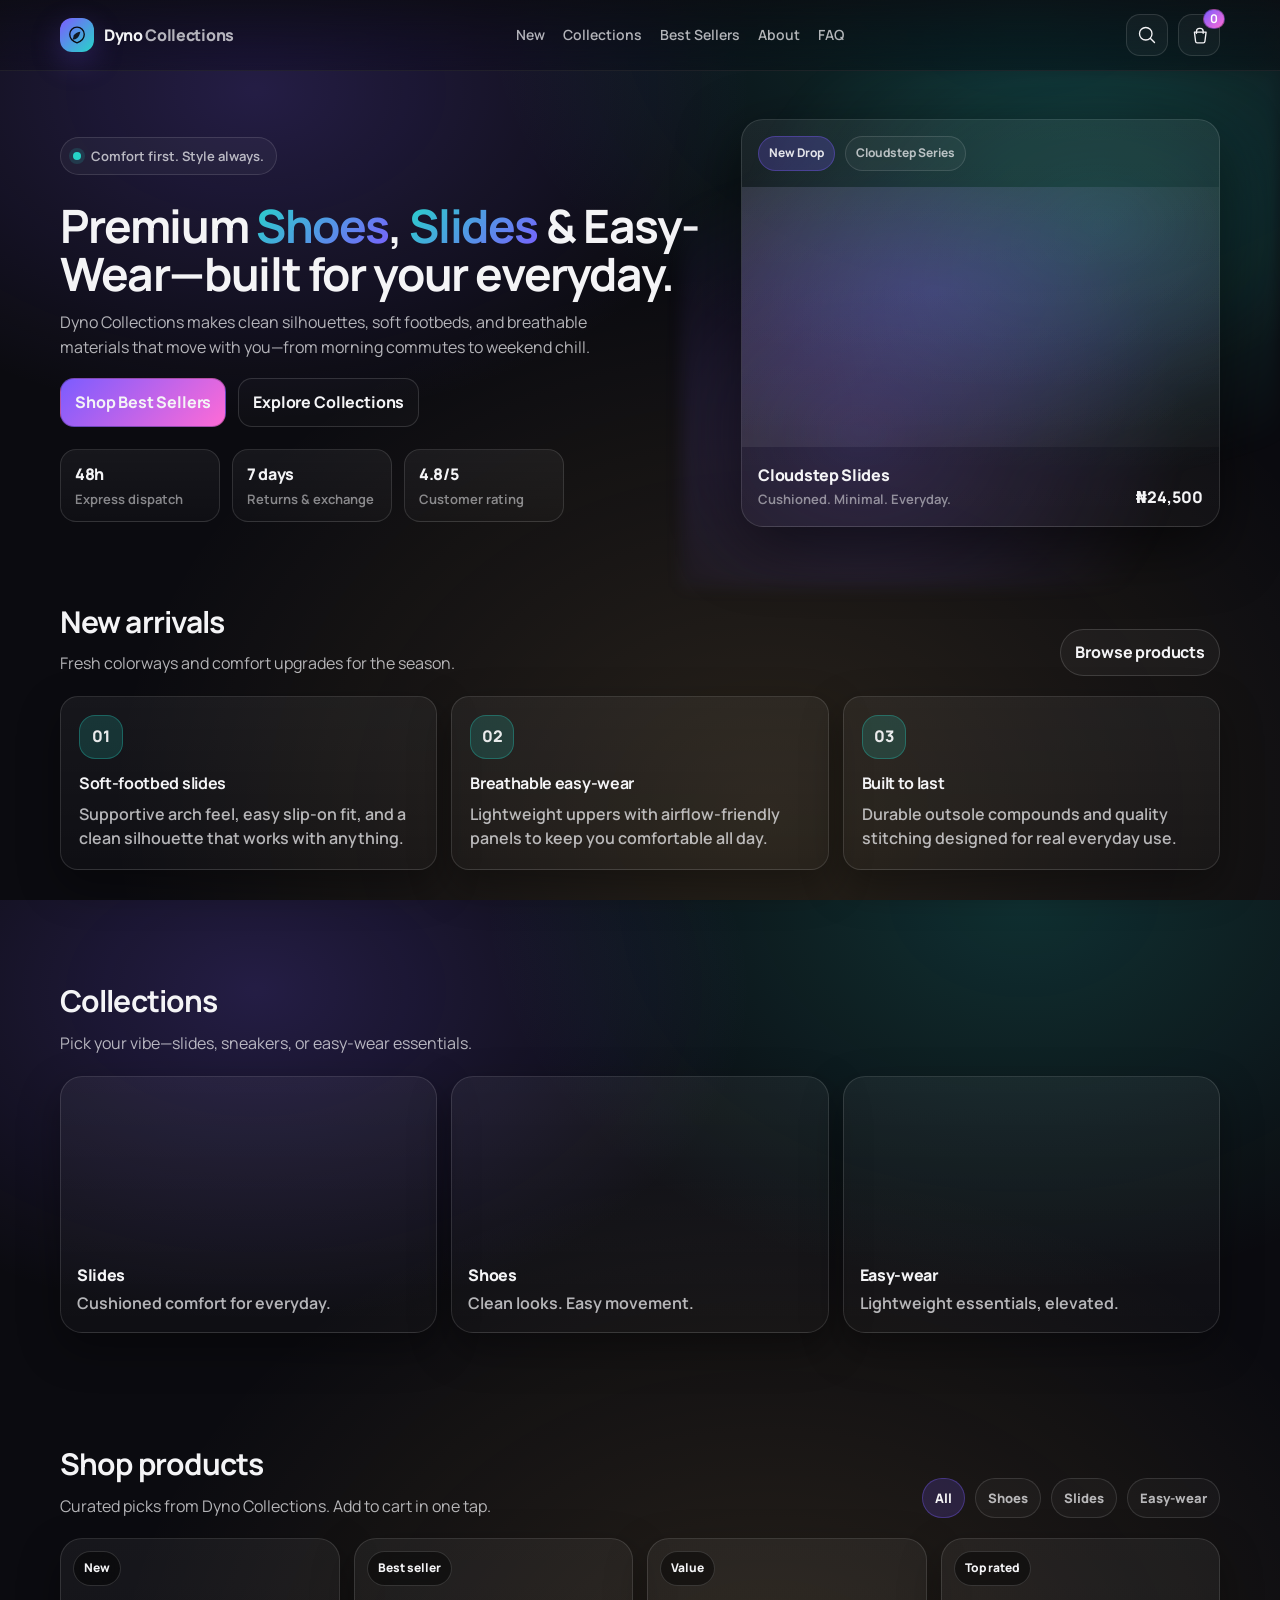
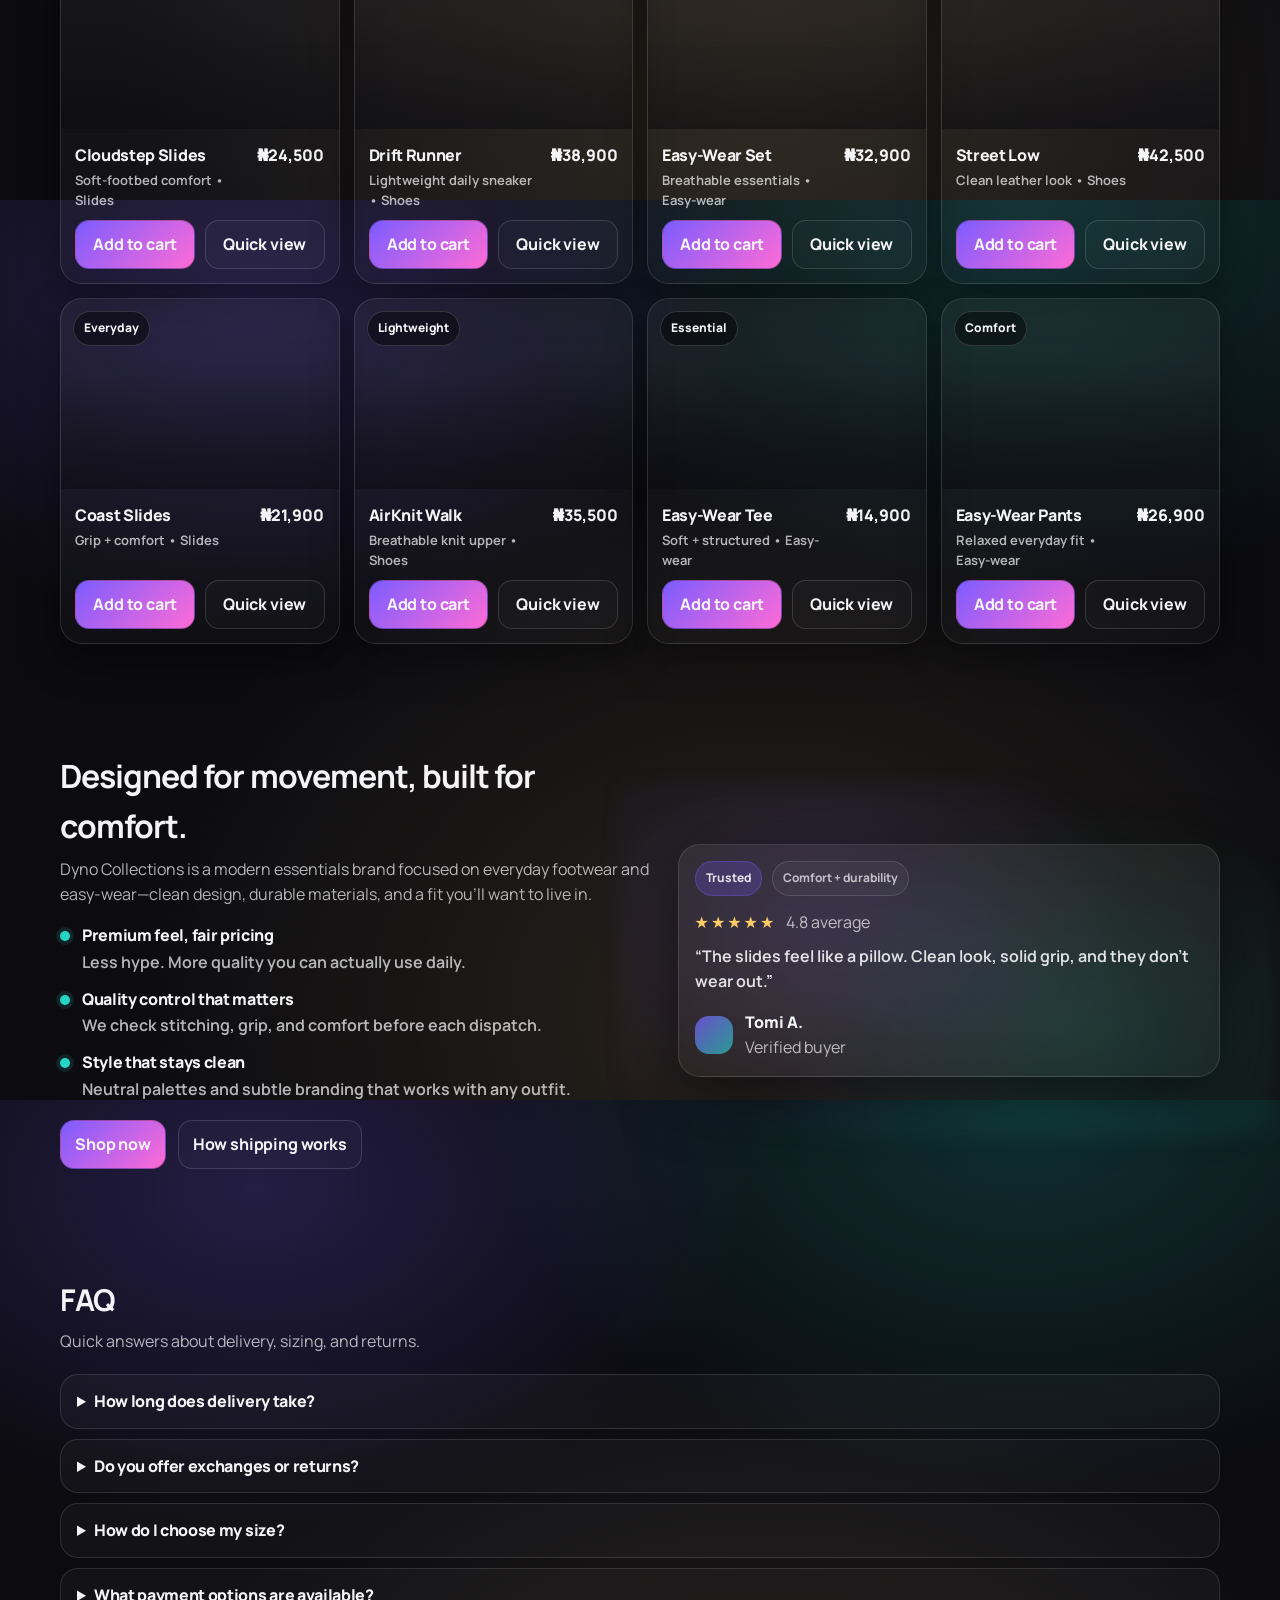
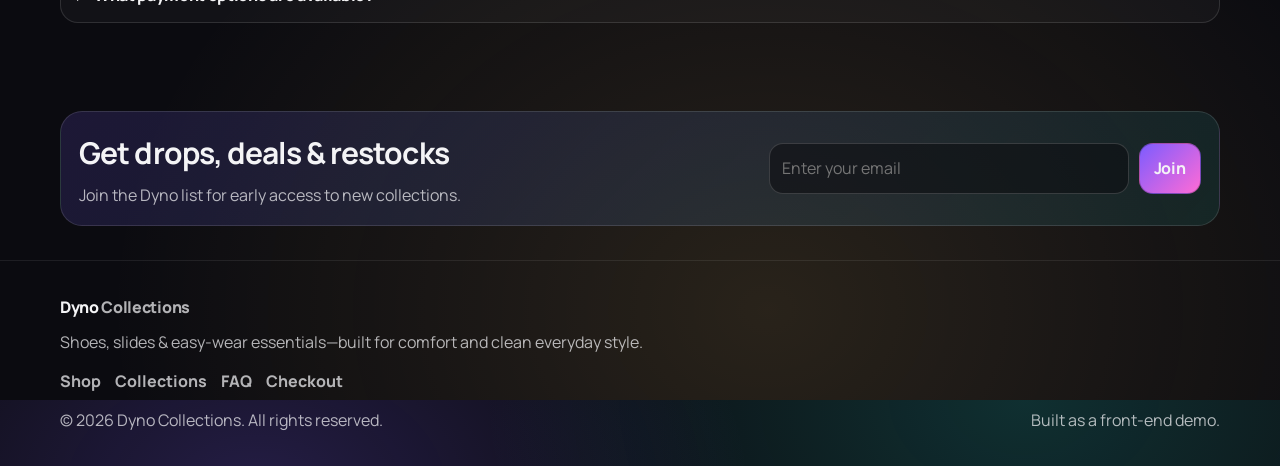
<file: index.html>
<!doctype html>
<html lang="en">
  <head>
    <meta charset="UTF-8" />
    <meta name="viewport" content="width=device-width, initial-scale=1.0" />
    <meta name="theme-color" content="#0b0b10" />
    <title>Dyno Collections — Shoes, Slides & Easy-Wear</title>
    <meta
      name="description"
      content="Dyno Collections — premium shoes, slides, and easy-wear built for comfort, style, and everyday confidence."
    />

    <link rel="preconnect" href="https://fonts.googleapis.com" />
    <link rel="preconnect" href="https://fonts.gstatic.com" crossorigin />
    <link
      href="https://fonts.googleapis.com/css2?family=Manrope:wght@300;400;500;600;700;800&display=swap"
      rel="stylesheet"
    />

    <link rel="stylesheet" href="./styles.css" />
  </head>
  <body>
    <a class="skip-link" href="#main">Skip to content</a>

    <header class="site-header" data-header>
      <div class="container header-inner">
        <a class="brand" href="./index.html" aria-label="Dyno Collections home">
          <span class="brand-mark" aria-hidden="true">
            <svg viewBox="0 0 24 24" fill="none" xmlns="http://www.w3.org/2000/svg">
              <path
                d="M12 2.5c4.8 0 8.7 3.9 8.7 8.7S16.8 19.9 12 21.5C7.2 19.9 3.3 16 3.3 11.2S7.2 2.5 12 2.5Z"
                stroke="currentColor"
                stroke-width="1.6"
              />
              <path
                d="M8 12.4c1.8-2.7 5.6-4.1 8-4.4-.4 2.6-1.8 6.5-4.5 8.3-1.7 1.2-3.7 1.1-4.8.7.7-1.1 1.1-2.7 1.3-4.6Z"
                fill="currentColor"
                opacity="0.9"
              />
            </svg>
          </span>
          <span class="brand-text">Dyno <span class="muted">Collections</span></span>
        </a>

        <nav class="nav" aria-label="Primary">
          <a href="#new">New</a>
          <a href="#collections">Collections</a>
          <a href="#bestsellers">Best Sellers</a>
          <a href="#about">About</a>
          <a href="#faq">FAQ</a>
        </nav>

        <div class="header-actions">
          <button class="icon-btn" type="button" data-search-open aria-label="Search">
            <svg viewBox="0 0 24 24" fill="none" xmlns="http://www.w3.org/2000/svg">
              <path
                d="M10.5 18a7.5 7.5 0 1 1 0-15 7.5 7.5 0 0 1 0 15Z"
                stroke="currentColor"
                stroke-width="1.6"
              />
              <path
                d="M16.2 16.2 21 21"
                stroke="currentColor"
                stroke-width="1.6"
                stroke-linecap="round"
              />
            </svg>
          </button>

          <button class="icon-btn" type="button" data-cart-open aria-label="Open cart">
            <svg viewBox="0 0 24 24" fill="none" xmlns="http://www.w3.org/2000/svg">
              <path
                d="M6.5 8.5h14l-1.4 11.2a2 2 0 0 1-2 1.8H9.9a2 2 0 0 1-2-1.8L6.5 8.5Z"
                stroke="currentColor"
                stroke-width="1.6"
                stroke-linejoin="round"
              />
              <path
                d="M9 10V7.6A3.6 3.6 0 0 1 12.6 4h.8A3.6 3.6 0 0 1 17 7.6V10"
                stroke="currentColor"
                stroke-width="1.6"
                stroke-linecap="round"
              />
            </svg>
            <span class="cart-badge" data-cart-count>0</span>
          </button>

          <button class="hamburger" type="button" data-menu-toggle aria-label="Open menu">
            <span></span><span></span>
          </button>
        </div>
      </div>

      <div class="mobile-nav" data-mobile-nav>
        <div class="container mobile-nav-inner">
          <a href="#new">New</a>
          <a href="#collections">Collections</a>
          <a href="#bestsellers">Best Sellers</a>
          <a href="#about">About</a>
          <a href="#faq">FAQ</a>
        </div>
      </div>
    </header>

    <main id="main">
      <section class="hero" aria-label="Dyno Collections hero">
        <div class="container hero-inner">
          <div class="hero-copy">
            <p class="eyebrow">Comfort first. Style always.</p>
            <h1>
              Premium
              <span class="accent">Shoes</span>,
              <span class="accent">Slides</span>
              & Easy-Wear—built for your everyday.
            </h1>
            <p class="lead">
              Dyno Collections makes clean silhouettes, soft footbeds, and breathable materials that move with you—from morning
              commutes to weekend chill.
            </p>

            <div class="hero-ctas">
              <a class="btn btn-primary" href="#bestsellers">Shop Best Sellers</a>
              <a class="btn btn-ghost" href="#collections">Explore Collections</a>
            </div>

            <div class="hero-stats" role="list">
              <div class="stat" role="listitem">
                <div class="stat-top">48h</div>
                <div class="stat-bottom">Express dispatch</div>
              </div>
              <div class="stat" role="listitem">
                <div class="stat-top">7 days</div>
                <div class="stat-bottom">Returns & exchange</div>
              </div>
              <div class="stat" role="listitem">
                <div class="stat-top">4.8/5</div>
                <div class="stat-bottom">Customer rating</div>
              </div>
            </div>
          </div>

          <div class="hero-media" aria-hidden="true">
            <div class="hero-card">
              <div class="hero-card-top">
                <span class="chip">New Drop</span>
                <span class="chip chip-ghost">Cloudstep Series</span>
              </div>
              <div class="hero-card-img"></div>
              <div class="hero-card-bottom">
                <div>
                  <div class="hero-card-title">Cloudstep Slides</div>
                  <div class="hero-card-sub">Cushioned. Minimal. Everyday.</div>
                </div>
                <div class="hero-price">₦24,500</div>
              </div>
            </div>
            <div class="hero-glow"></div>
          </div>
        </div>
      </section>

      <section class="section" id="new" aria-label="New arrivals">
        <div class="container">
          <div class="section-head">
            <div>
              <h2>New arrivals</h2>
              <p class="sub">Fresh colorways and comfort upgrades for the season.</p>
            </div>
            <button class="btn btn-pill" type="button" data-scroll-to="bestsellers">Browse products</button>
          </div>

          <div class="feature-grid">
            <article class="feature">
              <div class="feature-icon" aria-hidden="true">01</div>
              <h3>Soft-footbed slides</h3>
              <p>Supportive arch feel, easy slip-on fit, and a clean silhouette that works with anything.</p>
            </article>
            <article class="feature">
              <div class="feature-icon" aria-hidden="true">02</div>
              <h3>Breathable easy-wear</h3>
              <p>Lightweight uppers with airflow-friendly panels to keep you comfortable all day.</p>
            </article>
            <article class="feature">
              <div class="feature-icon" aria-hidden="true">03</div>
              <h3>Built to last</h3>
              <p>Durable outsole compounds and quality stitching designed for real everyday use.</p>
            </article>
          </div>
        </div>
      </section>

      <section class="section" id="collections" aria-label="Collections">
        <div class="container">
          <div class="section-head">
            <div>
              <h2>Collections</h2>
              <p class="sub">Pick your vibe—slides, sneakers, or easy-wear essentials.</p>
            </div>
          </div>

          <div class="collections">
            <a class="collection" href="#bestsellers" data-filter="slides">
              <div class="collection-media collection-media--slides"></div>
              <div class="collection-body">
                <div class="collection-title">Slides</div>
                <div class="collection-sub">Cushioned comfort for everyday.</div>
              </div>
            </a>
            <a class="collection" href="#bestsellers" data-filter="shoes">
              <div class="collection-media collection-media--shoes"></div>
              <div class="collection-body">
                <div class="collection-title">Shoes</div>
                <div class="collection-sub">Clean looks. Easy movement.</div>
              </div>
            </a>
            <a class="collection" href="#bestsellers" data-filter="easywear">
              <div class="collection-media collection-media--easy"></div>
              <div class="collection-body">
                <div class="collection-title">Easy-wear</div>
                <div class="collection-sub">Lightweight essentials, elevated.</div>
              </div>
            </a>
          </div>
        </div>
      </section>

      <section class="section" id="bestsellers" aria-label="Products">
        <div class="container">
          <div class="section-head">
            <div>
              <h2>Shop products</h2>
              <p class="sub">Curated picks from Dyno Collections. Add to cart in one tap.</p>
            </div>

            <div class="toolbar" role="group" aria-label="Product filters">
              <button class="pill is-active" type="button" data-filter-btn data-filter="all">All</button>
              <button class="pill" type="button" data-filter-btn data-filter="shoes">Shoes</button>
              <button class="pill" type="button" data-filter-btn data-filter="slides">Slides</button>
              <button class="pill" type="button" data-filter-btn data-filter="easywear">Easy-wear</button>
            </div>
          </div>

          <div class="product-grid" data-product-grid aria-live="polite"></div>
        </div>
      </section>

      <section class="section" id="about" aria-label="About Dyno Collections">
        <div class="container">
          <div class="about">
            <div class="about-copy">
              <h2>Designed for movement, built for comfort.</h2>
              <p class="sub">
                Dyno Collections is a modern essentials brand focused on everyday footwear and easy-wear—clean design, durable
                materials, and a fit you’ll want to live in.
              </p>
              <div class="about-points">
                <div class="about-point">
                  <div class="dot" aria-hidden="true"></div>
                  <div>
                    <div class="about-title">Premium feel, fair pricing</div>
                    <div class="about-sub">Less hype. More quality you can actually use daily.</div>
                  </div>
                </div>
                <div class="about-point">
                  <div class="dot" aria-hidden="true"></div>
                  <div>
                    <div class="about-title">Quality control that matters</div>
                    <div class="about-sub">We check stitching, grip, and comfort before each dispatch.</div>
                  </div>
                </div>
                <div class="about-point">
                  <div class="dot" aria-hidden="true"></div>
                  <div>
                    <div class="about-title">Style that stays clean</div>
                    <div class="about-sub">Neutral palettes and subtle branding that works with any outfit.</div>
                  </div>
                </div>
              </div>

              <div class="about-cta">
                <a class="btn btn-primary" href="#bestsellers">Shop now</a>
                <a class="btn btn-ghost" href="#faq">How shipping works</a>
              </div>
            </div>

            <div class="about-media" aria-hidden="true">
              <div class="about-card">
                <div class="about-card-top">
                  <span class="chip">Trusted</span>
                  <span class="chip chip-ghost">Comfort + durability</span>
                </div>
                <div class="about-card-mid">
                  <div class="rating">
                    <span class="stars" aria-hidden="true">★★★★★</span>
                    <span class="muted">4.8 average</span>
                  </div>
                  <div class="about-quote">
                    “The slides feel like a pillow. Clean look, solid grip, and they don’t wear out.”
                  </div>
                </div>
                <div class="about-card-bottom">
                  <div class="avatar" aria-hidden="true"></div>
                  <div>
                    <div class="about-person">Tomi A.</div>
                    <div class="muted">Verified buyer</div>
                  </div>
                </div>
              </div>
              <div class="about-glow"></div>
            </div>
          </div>
        </div>
      </section>

      <section class="section" id="faq" aria-label="FAQ">
        <div class="container">
          <div class="section-head">
            <div>
              <h2>FAQ</h2>
              <p class="sub">Quick answers about delivery, sizing, and returns.</p>
            </div>
          </div>

          <div class="faq">
            <details>
              <summary>How long does delivery take?</summary>
              <div class="faq-body">
                Dispatch is typically within 24–48 hours. Delivery time depends on your location, usually 1–5 business days.
              </div>
            </details>
            <details>
              <summary>Do you offer exchanges or returns?</summary>
              <div class="faq-body">
                Yes—7 days returns/exchange on unused items in original condition. If sizing is off, we’ll help you swap.
              </div>
            </details>
            <details>
              <summary>How do I choose my size?</summary>
              <div class="faq-body">
                Use the size guide on each product. If you’re between sizes, we recommend sizing up for slides.
              </div>
            </details>
            <details>
              <summary>What payment options are available?</summary>
              <div class="faq-body">
                This demo checkout is UI-only. If you want, I can integrate Paystack/Flutterwave and a simple order backend.
              </div>
            </details>
          </div>
        </div>
      </section>

      <section class="section section--newsletter" aria-label="Newsletter">
        <div class="container">
          <div class="newsletter">
            <div>
              <h2>Get drops, deals & restocks</h2>
              <p class="sub">Join the Dyno list for early access to new collections.</p>
            </div>
            <form class="newsletter-form" data-newsletter-form>
              <label class="sr-only" for="email">Email</label>
              <input id="email" name="email" type="email" autocomplete="email" placeholder="Enter your email" required />
              <button class="btn btn-primary" type="submit">Join</button>
            </form>
          </div>
        </div>
      </section>
    </main>

    <footer class="footer">
      <div class="container footer-inner">
        <div>
          <div class="brand footer-brand">
            <span class="brand-text">Dyno <span class="muted">Collections</span></span>
          </div>
          <p class="footer-sub">
            Shoes, slides & easy-wear essentials—built for comfort and clean everyday style.
          </p>
        </div>

        <div class="footer-links" aria-label="Footer links">
          <a href="#bestsellers">Shop</a>
          <a href="#collections">Collections</a>
          <a href="#faq">FAQ</a>
          <a href="./checkout.html">Checkout</a>
        </div>

        <div class="footer-bottom">
          <div class="muted">© <span data-year></span> Dyno Collections. All rights reserved.</div>
          <div class="muted">Built as a front-end demo.</div>
        </div>
      </div>
    </footer>

    <!-- Product Quick View Modal -->
    <dialog class="modal" data-product-modal>
      <form method="dialog" class="modal-card">
        <button class="icon-btn modal-close" value="cancel" aria-label="Close">
          <svg viewBox="0 0 24 24" fill="none" xmlns="http://www.w3.org/2000/svg">
            <path d="M7 7l10 10M17 7 7 17" stroke="currentColor" stroke-width="1.6" stroke-linecap="round" />
          </svg>
        </button>
        <div class="modal-grid">
          <div class="modal-media" data-modal-media></div>
          <div class="modal-body">
            <div class="modal-top">
              <div>
                <div class="modal-title" data-modal-title></div>
                <div class="modal-sub" data-modal-sub></div>
              </div>
              <div class="modal-price" data-modal-price></div>
            </div>

            <div class="modal-meta">
              <div class="meta">
                <div class="meta-label">Category</div>
                <div class="meta-value" data-modal-category></div>
              </div>
              <div class="meta">
                <div class="meta-label">Stock</div>
                <div class="meta-value" data-modal-stock></div>
              </div>
              <div class="meta">
                <div class="meta-label">Rating</div>
                <div class="meta-value" data-modal-rating></div>
              </div>
            </div>

            <p class="modal-desc" data-modal-desc></p>

            <div class="modal-actions">
              <button class="btn btn-primary" type="button" data-modal-add>Add to cart</button>
              <a class="btn btn-ghost" href="./checkout.html">Go to checkout</a>
            </div>

            <p class="muted" style="margin-top: 10px">Tip: you can keep shopping—your cart is saved on this device.</p>
          </div>
        </div>
      </form>
    </dialog>

    <!-- Cart Drawer -->
    <aside class="drawer" data-cart-drawer aria-label="Shopping cart">
      <div class="drawer-backdrop" data-cart-close></div>
      <div class="drawer-panel" role="dialog" aria-modal="true" aria-label="Cart">
        <div class="drawer-head">
          <div>
            <div class="drawer-title">Your cart</div>
            <div class="drawer-sub muted" data-cart-sub>0 items</div>
          </div>
          <button class="icon-btn" type="button" data-cart-close aria-label="Close cart">
            <svg viewBox="0 0 24 24" fill="none" xmlns="http://www.w3.org/2000/svg">
              <path d="M7 7l10 10M17 7 7 17" stroke="currentColor" stroke-width="1.6" stroke-linecap="round" />
            </svg>
          </button>
        </div>

        <div class="drawer-body" data-cart-items></div>

        <div class="drawer-foot">
          <div class="totals">
            <div class="totals-row">
              <span class="muted">Subtotal</span>
              <span data-cart-subtotal>₦0</span>
            </div>
            <div class="totals-row">
              <span class="muted">Delivery</span>
              <span class="muted">Calculated at checkout</span>
            </div>
          </div>
          <div class="drawer-actions">
            <a class="btn btn-primary" href="./checkout.html">Checkout</a>
            <button class="btn btn-ghost" type="button" data-cart-clear>Clear cart</button>
          </div>
        </div>
      </div>
    </aside>

    <!-- Search Drawer -->
    <aside class="drawer" data-search-drawer aria-label="Search">
      <div class="drawer-backdrop" data-search-close></div>
      <div class="drawer-panel" role="dialog" aria-modal="true" aria-label="Search">
        <div class="drawer-head">
          <div>
            <div class="drawer-title">Search products</div>
            <div class="drawer-sub muted">Type a name or category.</div>
          </div>
          <button class="icon-btn" type="button" data-search-close aria-label="Close search">
            <svg viewBox="0 0 24 24" fill="none" xmlns="http://www.w3.org/2000/svg">
              <path d="M7 7l10 10M17 7 7 17" stroke="currentColor" stroke-width="1.6" stroke-linecap="round" />
            </svg>
          </button>
        </div>

        <div class="drawer-body">
          <label class="sr-only" for="q">Search</label>
          <input class="search-input" id="q" type="search" placeholder="Search: slides, sneakers, easy-wear..." data-search-input />
          <div class="search-results" data-search-results></div>
        </div>
      </div>
    </aside>

    <script src="./app.js" defer></script>
  </body>
</html>
</file>
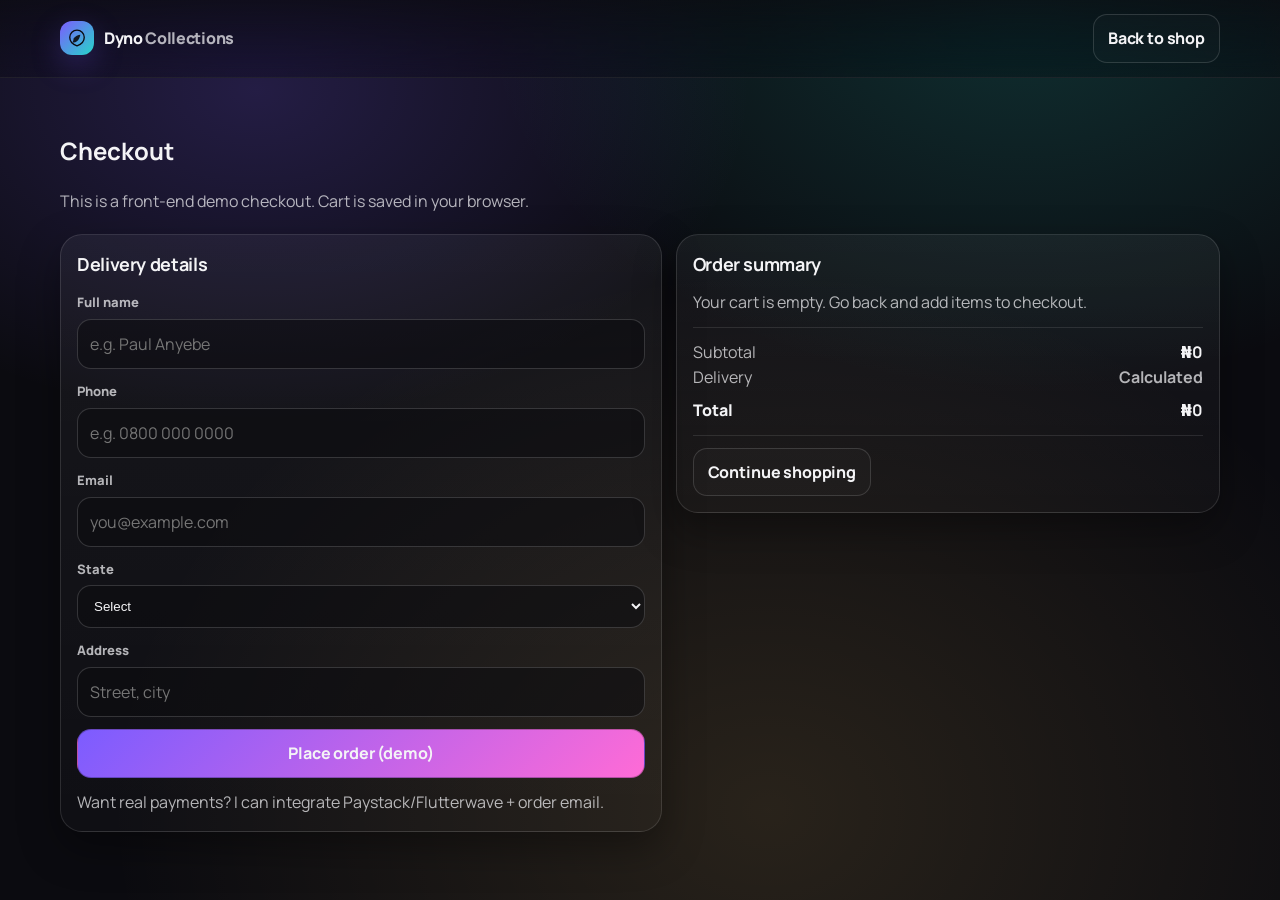
<file: checkout.html>
<!doctype html>
<html lang="en">
  <head>
    <meta charset="UTF-8" />
    <meta name="viewport" content="width=device-width, initial-scale=1.0" />
    <meta name="theme-color" content="#0b0b10" />
    <title>Checkout — Dyno Collections</title>
    <meta name="description" content="Checkout — Dyno Collections" />

    <link rel="preconnect" href="https://fonts.googleapis.com" />
    <link rel="preconnect" href="https://fonts.gstatic.com" crossorigin />
    <link
      href="https://fonts.googleapis.com/css2?family=Manrope:wght@300;400;500;600;700;800&display=swap"
      rel="stylesheet"
    />

    <link rel="stylesheet" href="./styles.css" />
  </head>
  <body>
    <header class="site-header">
      <div class="container header-inner">
        <a class="brand" href="./index.html" aria-label="Dyno Collections home">
          <span class="brand-mark" aria-hidden="true">
            <svg viewBox="0 0 24 24" fill="none" xmlns="http://www.w3.org/2000/svg">
              <path
                d="M12 2.5c4.8 0 8.7 3.9 8.7 8.7S16.8 19.9 12 21.5C7.2 19.9 3.3 16 3.3 11.2S7.2 2.5 12 2.5Z"
                stroke="currentColor"
                stroke-width="1.6"
              />
              <path
                d="M8 12.4c1.8-2.7 5.6-4.1 8-4.4-.4 2.6-1.8 6.5-4.5 8.3-1.7 1.2-3.7 1.1-4.8.7.7-1.1 1.1-2.7 1.3-4.6Z"
                fill="currentColor"
                opacity="0.9"
              />
            </svg>
          </span>
          <span class="brand-text">Dyno <span class="muted">Collections</span></span>
        </a>

        <div class="header-actions">
          <a class="btn btn-ghost" href="./index.html">Back to shop</a>
        </div>
      </div>
    </header>

    <main class="page">
      <div class="container">
        <div class="section-head">
          <div>
            <h2>Checkout</h2>
            <p class="sub">This is a front-end demo checkout. Cart is saved in your browser.</p>
          </div>
        </div>

        <div class="checkout">
          <section class="card" aria-label="Delivery & contact">
            <h2>Delivery details</h2>
            <form class="form" data-checkout-form>
              <div class="field">
                <label for="name">Full name</label>
                <input id="name" name="name" autocomplete="name" required placeholder="e.g. Paul Anyebe" />
              </div>
              <div class="field">
                <label for="phone">Phone</label>
                <input id="phone" name="phone" autocomplete="tel" required placeholder="e.g. 0800 000 0000" />
              </div>
              <div class="field">
                <label for="email">Email</label>
                <input id="email" name="email" type="email" autocomplete="email" required placeholder="you@example.com" />
              </div>
              <div class="field">
                <label for="state">State</label>
                <select id="state" name="state" required>
                  <option value="">Select</option>
                  <option>Lagos</option>
                  <option>Abuja (FCT)</option>
                  <option>Rivers</option>
                  <option>Oyo</option>
                  <option>Others</option>
                </select>
              </div>
              <div class="field">
                <label for="address">Address</label>
                <input id="address" name="address" autocomplete="street-address" required placeholder="Street, city" />
              </div>

              <button class="btn btn-primary" type="submit">Place order (demo)</button>
              <p class="muted" style="margin:0">Want real payments? I can integrate Paystack/Flutterwave + order email.</p>
            </form>
          </section>

          <aside class="card" aria-label="Order summary">
            <h2>Order summary</h2>
            <div class="order-list" data-order-list></div>

            <div class="divider"></div>

            <div class="order-line">
              <span class="muted">Subtotal</span>
              <strong data-subtotal>₦0</strong>
            </div>
            <div class="order-line">
              <span class="muted">Delivery</span>
              <strong class="muted">Calculated</strong>
            </div>
            <div class="order-line" style="margin-top:8px">
              <span style="font-weight:950">Total</span>
              <strong data-total>₦0</strong>
            </div>

            <div class="divider"></div>

            <a class="btn btn-ghost" href="./index.html#bestsellers">Continue shopping</a>
          </aside>
        </div>
      </div>
    </main>

    <script src="./checkout.js" defer></script>
  </body>
</html>
</file>
<file: styles.css>
:root{
  --bg:#0b0b10;
  --panel:#11111a;
  --panel-2:#141424;
  --text:#f4f4f6;
  --muted:rgba(244,244,246,.72);
  --muted-2:rgba(244,244,246,.52);
  --stroke:rgba(255,255,255,.12);
  --stroke-2:rgba(255,255,255,.18);
  --shadow:0 20px 60px rgba(0,0,0,.55);
  --shadow-soft:0 16px 40px rgba(0,0,0,.35);
  --accent:#7c5cff;
  --accent-2:#25d6c8;
  --accent-3:#ffcc66;
  --radius:18px;
  --radius-2:22px;
  --radius-pill:999px;
  --container:1160px;
  --font:Manrope,system-ui,-apple-system,Segoe UI,Roboto,Arial,sans-serif;
}

*{box-sizing:border-box}
html,body{height:100%}
body{
  margin:0;
  font-family:var(--font);
  color:var(--text);
  background:
    radial-gradient(900px 600px at 20% 10%, rgba(124,92,255,.22), transparent 55%),
    radial-gradient(900px 650px at 80% 0%, rgba(37,214,200,.18), transparent 60%),
    radial-gradient(1100px 900px at 60% 90%, rgba(255,204,102,.12), transparent 60%),
    var(--bg);
  line-height:1.55;
}

a{color:inherit;text-decoration:none}
img{max-width:100%;display:block}
button,input{font:inherit}

.container{
  width:min(var(--container), calc(100% - 40px));
  margin-inline:auto;
}

.skip-link{
  position:absolute;left:-999px;top:10px;
  background:var(--panel);border:1px solid var(--stroke);
  padding:10px 14px;border-radius:12px;
}
.skip-link:focus{left:14px;z-index:9999}

.muted{color:var(--muted)}

.sr-only{
  position:absolute;width:1px;height:1px;padding:0;margin:-1px;overflow:hidden;
  clip:rect(0,0,0,0);white-space:nowrap;border:0;
}

.site-header{
  position:sticky;top:0;z-index:50;
  backdrop-filter:saturate(140%) blur(14px);
  background:linear-gradient(to bottom, rgba(11,11,16,.72), rgba(11,11,16,.38));
  border-bottom:1px solid rgba(255,255,255,.08);
}
.header-inner{display:flex;align-items:center;justify-content:space-between;gap:14px;padding:14px 0}

.brand{display:flex;align-items:center;gap:10px}
.brand-mark{
  width:34px;height:34px;border-radius:12px;
  display:grid;place-items:center;
  color:#0b0b10;
  background:linear-gradient(135deg, var(--accent), var(--accent-2));
  box-shadow:0 10px 30px rgba(124,92,255,.25);
}
.brand-mark svg{width:20px;height:20px}
.brand-text{font-weight:800;letter-spacing:-.02em}

.nav{display:flex;gap:18px;align-items:center}
.nav a{color:var(--muted);font-weight:600;font-size:14px;position:relative}
.nav a:hover{color:var(--text)}

.header-actions{display:flex;align-items:center;gap:10px}

.icon-btn{
  position:relative;
  border:1px solid rgba(255,255,255,.12);
  background:rgba(255,255,255,.04);
  color:var(--text);
  width:42px;height:42px;border-radius:14px;
  display:grid;place-items:center;
  cursor:pointer;
  transition:transform .18s ease, background .18s ease, border-color .18s ease;
}
.icon-btn:hover{transform:translateY(-1px);background:rgba(255,255,255,.07);border-color:rgba(255,255,255,.18)}
.icon-btn svg{width:20px;height:20px}

.cart-badge{
  position:absolute;right:-6px;top:-6px;
  min-width:20px;height:20px;padding:0 6px;
  border-radius:999px;
  background:linear-gradient(135deg, var(--accent), #ff6bd6);
  color:white;font-size:12px;font-weight:700;
  display:grid;place-items:center;
  border:1px solid rgba(0,0,0,.35);
}

.hamburger{
  display:none;
  width:44px;height:44px;border-radius:14px;
  border:1px solid rgba(255,255,255,.12);
  background:rgba(255,255,255,.04);
  cursor:pointer;
}
.hamburger span{display:block;height:2px;background:rgba(244,244,246,.9);margin:7px 12px;border-radius:999px}

.mobile-nav{display:none;border-top:1px solid rgba(255,255,255,.08)}
.mobile-nav-inner{display:grid;gap:10px;padding:14px 0}
.mobile-nav a{color:var(--muted);font-weight:650}
.mobile-nav a:hover{color:var(--text)}

.hero{padding:48px 0 18px}
.hero-inner{display:grid;grid-template-columns:1.15fr .85fr;gap:34px;align-items:center}
.eyebrow{
  display:inline-flex;align-items:center;gap:10px;
  padding:8px 12px;border-radius:999px;
  border:1px solid rgba(255,255,255,.12);
  background:rgba(255,255,255,.04);
  color:var(--muted);font-weight:650;font-size:13px;
}
.eyebrow:before{content:"";width:8px;height:8px;border-radius:999px;background:var(--accent-2);box-shadow:0 0 0 4px rgba(37,214,200,.15)}

h1{margin:14px 0 12px;font-size:46px;line-height:1.05;letter-spacing:-.03em}
.accent{background:linear-gradient(135deg,var(--accent-2),var(--accent));-webkit-background-clip:text;background-clip:text;color:transparent}
.lead{margin:0 0 18px;color:var(--muted);max-width:54ch}

.hero-ctas{display:flex;gap:12px;flex-wrap:wrap;margin-top:18px}

.btn{
  border:1px solid rgba(255,255,255,.14);
  background:rgba(255,255,255,.04);
  color:var(--text);
  padding:11px 14px;
  border-radius:14px;
  font-weight:750;
  letter-spacing:-.01em;
  display:inline-flex;
  align-items:center;
  justify-content:center;
  gap:10px;
  cursor:pointer;
  transition:transform .18s ease, background .18s ease, border-color .18s ease;
}
.btn:hover{transform:translateY(-1px);background:rgba(255,255,255,.07);border-color:rgba(255,255,255,.18)}
.btn:active{transform:translateY(0px)}

.btn-primary{
  background:linear-gradient(135deg, var(--accent), #ff6bd6);
  border-color:rgba(0,0,0,.25);
}
.btn-primary:hover{background:linear-gradient(135deg, #8c74ff, #ff86df)}

.btn-ghost{background:rgba(255,255,255,.02)}
.btn-pill{border-radius:999px;padding:10px 14px}

.hero-stats{display:flex;gap:12px;margin-top:22px;flex-wrap:wrap}
.stat{
  flex:0 0 auto;
  min-width:160px;
  padding:12px 14px;
  border-radius:16px;
  border:1px solid rgba(255,255,255,.12);
  background:linear-gradient(180deg, rgba(255,255,255,.05), rgba(255,255,255,.02));
}
.stat-top{font-weight:850;letter-spacing:-.02em;font-size:16px}
.stat-bottom{color:var(--muted-2);font-weight:650;font-size:13px;margin-top:2px}

.hero-media{position:relative}
.hero-card{
  border-radius:var(--radius-2);
  border:1px solid rgba(255,255,255,.12);
  background:linear-gradient(180deg, rgba(255,255,255,.06), rgba(255,255,255,.02));
  box-shadow:var(--shadow);
  overflow:hidden;
}
.hero-card-top{display:flex;gap:10px;align-items:center;justify-content:flex-start;padding:16px}

.chip{
  display:inline-flex;align-items:center;
  padding:7px 10px;
  border-radius:999px;
  background:rgba(124,92,255,.22);
  border:1px solid rgba(124,92,255,.35);
  color:rgba(244,244,246,.92);
  font-weight:750;
  font-size:12px;
}
.chip-ghost{background:rgba(255,255,255,.04);border-color:rgba(255,255,255,.12);color:var(--muted)}

.hero-card-img{
  height:260px;
  background:
    radial-gradient(600px 280px at 40% 40%, rgba(124,92,255,.24), transparent 60%),
    linear-gradient(135deg, rgba(255,255,255,.10), rgba(255,255,255,.02)),
    url("https://images.unsplash.com/photo-1600185365483-26d7a4cc7519?auto=format&fit=crop&w=1100&q=70") center/cover no-repeat;
}
.hero-card-bottom{display:flex;align-items:flex-end;justify-content:space-between;gap:12px;padding:16px}
.hero-card-title{font-weight:850;letter-spacing:-.02em}
.hero-card-sub{color:var(--muted-2);font-weight:650;font-size:13px;margin-top:2px}
.hero-price{font-weight:900}

.hero-glow{
  position:absolute;inset:-50px -60px -60px -60px;
  background:radial-gradient(600px 420px at 70% 30%, rgba(37,214,200,.18), transparent 60%),
    radial-gradient(500px 420px at 30% 70%, rgba(124,92,255,.22), transparent 65%);
  filter:blur(8px);
  z-index:-1;
}

.section{padding:54px 0}
.section-head{display:flex;align-items:flex-end;justify-content:space-between;gap:18px;margin-bottom:20px;flex-wrap:wrap}
.section h2{margin:0;font-size:30px;letter-spacing:-.03em}
.sub{margin:6px 0 0;color:var(--muted);max-width:70ch}

.feature-grid{display:grid;grid-template-columns:repeat(3,1fr);gap:14px}
.feature{
  padding:18px;
  border-radius:var(--radius);
  border:1px solid rgba(255,255,255,.12);
  background:linear-gradient(180deg, rgba(255,255,255,.05), rgba(255,255,255,.02));
  box-shadow:var(--shadow-soft);
}
.feature-icon{
  width:44px;height:44px;border-radius:16px;
  display:grid;place-items:center;
  background:rgba(37,214,200,.16);
  border:1px solid rgba(37,214,200,.3);
  font-weight:850;
  color:rgba(244,244,246,.95);
}
.feature h3{margin:12px 0 6px;font-size:16px;letter-spacing:-.02em}
.feature p{margin:0;color:var(--muted);font-weight:600}

.collections{display:grid;grid-template-columns:repeat(3,1fr);gap:14px}
.collection{
  border-radius:var(--radius-2);
  border:1px solid rgba(255,255,255,.12);
  overflow:hidden;
  background:linear-gradient(180deg, rgba(255,255,255,.05), rgba(255,255,255,.02));
  box-shadow:var(--shadow-soft);
  transition:transform .18s ease, border-color .18s ease;
}
.collection:hover{transform:translateY(-2px);border-color:rgba(255,255,255,.2)}
.collection-media{height:170px}
.collection-media--slides{background:url("https://images.unsplash.com/photo-1607522370275-f14206abe5d3?auto=format&fit=crop&w=1200&q=70") center/cover no-repeat}
.collection-media--shoes{background:url("https://images.unsplash.com/photo-1542291026-7eec264c27ff?auto=format&fit=crop&w=1200&q=70") center/cover no-repeat}
.collection-media--easy{background:url("https://images.unsplash.com/photo-1520975958221-69e62e2f3d9c?auto=format&fit=crop&w=1200&q=70") center/cover no-repeat}
.collection-body{padding:16px}
.collection-title{font-weight:900;letter-spacing:-.02em}
.collection-sub{margin-top:4px;color:var(--muted);font-weight:650}

.toolbar{display:flex;gap:10px;flex-wrap:wrap}
.pill{
  border:1px solid rgba(255,255,255,.12);
  background:rgba(255,255,255,.03);
  color:var(--muted);
  padding:9px 12px;
  border-radius:999px;
  font-weight:800;
  font-size:13px;
  cursor:pointer;
  transition:background .18s ease, border-color .18s ease, color .18s ease;
}
.pill:hover{color:var(--text);border-color:rgba(255,255,255,.18)}
.pill.is-active{color:rgba(255,255,255,.95);background:rgba(124,92,255,.18);border-color:rgba(124,92,255,.35)}

.product-grid{display:grid;grid-template-columns:repeat(4,1fr);gap:14px}
.product{
  border-radius:var(--radius-2);
  border:1px solid rgba(255,255,255,.12);
  overflow:hidden;
  background:linear-gradient(180deg, rgba(255,255,255,.05), rgba(255,255,255,.02));
  box-shadow:var(--shadow-soft);
  display:flex;flex-direction:column;
}
.product-media{height:190px;background:#0b0b10;position:relative}
.product-media:after{
  content:"";position:absolute;inset:0;
  background:linear-gradient(to top, rgba(11,11,16,.55), transparent 60%);
}
.product-body{padding:14px;display:flex;flex-direction:column;gap:10px;flex:1}
.product-top{display:flex;align-items:flex-start;justify-content:space-between;gap:10px}
.product-title{font-weight:900;letter-spacing:-.02em}
.product-sub{color:var(--muted);font-weight:650;font-size:13px;margin-top:2px}
.product-price{font-weight:950}
.product-actions{display:flex;gap:10px;margin-top:auto}
.product-actions .btn{flex:1}

.badge{
  position:absolute;left:12px;top:12px;
  padding:7px 10px;border-radius:999px;
  font-size:12px;font-weight:850;
  background:rgba(0,0,0,.45);
  border:1px solid rgba(255,255,255,.15);
  backdrop-filter:blur(10px);
}

.about{display:grid;grid-template-columns:1.05fr .95fr;gap:18px;align-items:center}
.about-copy h2{font-size:32px}
.about-points{display:grid;gap:12px;margin-top:16px}
.about-point{display:flex;gap:12px;align-items:flex-start}
.dot{width:10px;height:10px;border-radius:999px;background:var(--accent-2);margin-top:8px;box-shadow:0 0 0 4px rgba(37,214,200,.12)}
.about-title{font-weight:900;letter-spacing:-.02em}
.about-sub{color:var(--muted);font-weight:650;margin-top:2px}
.about-cta{display:flex;gap:12px;flex-wrap:wrap;margin-top:18px}

.about-media{position:relative}
.about-card{
  border-radius:var(--radius-2);
  border:1px solid rgba(255,255,255,.12);
  background:linear-gradient(180deg, rgba(255,255,255,.06), rgba(255,255,255,.02));
  box-shadow:var(--shadow);
  padding:16px;
}
.about-card-top{display:flex;gap:10px;flex-wrap:wrap}
.rating{display:flex;align-items:center;gap:10px;margin-top:14px}
.stars{letter-spacing:2px;color:var(--accent-3)}
.about-quote{margin-top:10px;color:rgba(244,244,246,.9);font-weight:650}
.about-card-bottom{display:flex;align-items:center;gap:12px;margin-top:16px}
.avatar{width:38px;height:38px;border-radius:14px;background:linear-gradient(135deg, rgba(124,92,255,.75), rgba(37,214,200,.65))}
.about-person{font-weight:900}
.about-glow{
  position:absolute;inset:-60px -60px -60px -60px;
  background:radial-gradient(520px 380px at 30% 40%, rgba(124,92,255,.18), transparent 60%),
    radial-gradient(520px 380px at 70% 70%, rgba(37,214,200,.16), transparent 60%);
  filter:blur(10px);
  z-index:-1;
}

.faq{display:grid;gap:10px}
.faq details{
  border-radius:var(--radius);
  border:1px solid rgba(255,255,255,.12);
  background:rgba(255,255,255,.03);
  padding:14px 16px;
}
.faq summary{cursor:pointer;font-weight:850;letter-spacing:-.02em}
.faq-body{color:var(--muted);font-weight:650;margin-top:10px}

.section--newsletter{padding:34px 0}
.newsletter{
  border-radius:var(--radius-2);
  border:1px solid rgba(255,255,255,.12);
  background:linear-gradient(135deg, rgba(124,92,255,.16), rgba(37,214,200,.10));
  padding:18px;
  display:flex;align-items:center;justify-content:space-between;gap:18px;
  flex-wrap:wrap;
}
.newsletter-form{display:flex;gap:10px;flex-wrap:wrap}
.newsletter-form input{
  width:min(360px, calc(100vw - 120px));
  padding:12px 12px;
  border-radius:14px;
  border:1px solid rgba(255,255,255,.16);
  background:rgba(11,11,16,.55);
  color:var(--text);
  outline:none;
}
.newsletter-form input:focus{border-color:rgba(37,214,200,.45);box-shadow:0 0 0 4px rgba(37,214,200,.12)}

.footer{padding:34px 0;border-top:1px solid rgba(255,255,255,.08)}
.footer-inner{display:grid;gap:14px}
.footer-sub{margin:10px 0 0;color:var(--muted);max-width:60ch}
.footer-links{display:flex;gap:14px;flex-wrap:wrap}
.footer-links a{color:var(--muted);font-weight:750}
.footer-links a:hover{color:var(--text)}
.footer-bottom{display:flex;justify-content:space-between;gap:12px;flex-wrap:wrap}

/* Modal */
.modal{border:none;padding:0;background:transparent;max-width:min(920px, calc(100% - 20px))}
.modal::backdrop{background:rgba(0,0,0,.62)}
.modal-card{
  border-radius:var(--radius-2);
  border:1px solid rgba(255,255,255,.14);
  background:linear-gradient(180deg, rgba(17,17,26,.98), rgba(17,17,26,.92));
  box-shadow:var(--shadow);
  overflow:hidden;
  position:relative;
}
.modal-close{position:absolute;right:12px;top:12px;z-index:2}
.modal-grid{display:grid;grid-template-columns:1fr 1fr}
.modal-media{min-height:360px;background:#0b0b10 center/cover no-repeat}
.modal-body{padding:18px}
.modal-title{font-weight:950;letter-spacing:-.02em;font-size:22px}
.modal-sub{color:var(--muted);font-weight:650;margin-top:6px}
.modal-top{display:flex;align-items:flex-start;justify-content:space-between;gap:12px}
.modal-price{font-weight:950}
.modal-meta{display:grid;grid-template-columns:repeat(3,1fr);gap:10px;margin-top:14px}
.meta{border:1px solid rgba(255,255,255,.12);background:rgba(255,255,255,.03);border-radius:16px;padding:10px}
.meta-label{color:var(--muted-2);font-weight:800;font-size:12px}
.meta-value{font-weight:900;margin-top:4px}
.modal-desc{color:var(--muted);font-weight:650;margin:14px 0 0}
.modal-actions{display:flex;gap:10px;margin-top:16px;flex-wrap:wrap}

/* Drawer */
.drawer{position:fixed;inset:0;display:none;z-index:80}
.drawer.is-open{display:block}
.drawer-backdrop{position:absolute;inset:0;background:rgba(0,0,0,.55)}
.drawer-panel{
  position:absolute;right:0;top:0;height:100%;
  width:min(420px, 100%);
  border-left:1px solid rgba(255,255,255,.12);
  background:linear-gradient(180deg, rgba(17,17,26,.98), rgba(17,17,26,.92));
  box-shadow:var(--shadow);
  display:flex;flex-direction:column;
}
.drawer-head{display:flex;align-items:flex-start;justify-content:space-between;gap:12px;padding:16px;border-bottom:1px solid rgba(255,255,255,.08)}
.drawer-title{font-weight:950;letter-spacing:-.02em;font-size:18px}
.drawer-body{padding:12px;overflow:auto;flex:1}
.drawer-foot{border-top:1px solid rgba(255,255,255,.08);padding:14px}

.cart-item{
  display:grid;
  grid-template-columns:70px 1fr;
  gap:12px;
  padding:10px;
  border:1px solid rgba(255,255,255,.10);
  background:rgba(255,255,255,.03);
  border-radius:16px;
  margin-bottom:10px;
}
.cart-thumb{width:70px;height:70px;border-radius:16px;background:#0b0b10 center/cover no-repeat;border:1px solid rgba(255,255,255,.10)}
.cart-name{font-weight:900;letter-spacing:-.02em}
.cart-meta{margin-top:3px;color:var(--muted);font-weight:650;font-size:13px}
.cart-row{display:flex;align-items:center;justify-content:space-between;gap:10px;margin-top:10px}
.qty{display:flex;align-items:center;gap:8px}
.qty button{width:34px;height:34px;border-radius:12px}
.qty span{min-width:24px;text-align:center;font-weight:900}

.totals{display:grid;gap:10px}
.totals-row{display:flex;align-items:center;justify-content:space-between;gap:10px;font-weight:850}
.drawer-actions{display:grid;gap:10px;margin-top:12px}

.search-input{
  width:100%;
  padding:12px 12px;
  border-radius:14px;
  border:1px solid rgba(255,255,255,.16);
  background:rgba(11,11,16,.55);
  color:var(--text);
  outline:none;
}
.search-input:focus{border-color:rgba(124,92,255,.45);box-shadow:0 0 0 4px rgba(124,92,255,.12)}
.search-results{margin-top:12px;display:grid;gap:10px}
.search-result{
  border-radius:16px;
  border:1px solid rgba(255,255,255,.10);
  background:rgba(255,255,255,.03);
  padding:12px;
  display:flex;align-items:center;justify-content:space-between;gap:12px;
}
.search-result strong{font-weight:950}
.search-result small{display:block;color:var(--muted);font-weight:650;margin-top:2px}

/* Checkout */
.page{padding:34px 0}
.checkout{
  display:grid;grid-template-columns:1.05fr .95fr;gap:14px;align-items:start
}
.card{
  border-radius:var(--radius-2);
  border:1px solid rgba(255,255,255,.12);
  background:linear-gradient(180deg, rgba(255,255,255,.05), rgba(255,255,255,.02));
  box-shadow:var(--shadow-soft);
  padding:16px;
}
.card h2{margin:0;font-size:18px;letter-spacing:-.02em}
.form{display:grid;gap:12px;margin-top:14px}
.field{display:grid;gap:6px}
.field label{color:var(--muted);font-weight:800;font-size:13px}
.field input, .field select{
  padding:12px 12px;
  border-radius:14px;
  border:1px solid rgba(255,255,255,.16);
  background:rgba(11,11,16,.55);
  color:var(--text);
  outline:none;
}
.field input:focus, .field select:focus{border-color:rgba(37,214,200,.45);box-shadow:0 0 0 4px rgba(37,214,200,.12)}
.order-list{margin-top:12px;display:grid;gap:10px}
.order-line{display:flex;align-items:center;justify-content:space-between;gap:12px}
.divider{height:1px;background:rgba(255,255,255,.10);margin:12px 0}

@media (max-width: 980px){
  .hero-inner{grid-template-columns:1fr;gap:18px}
  .hero-card-img{height:240px}
  h1{font-size:40px}
  .about{grid-template-columns:1fr}
  .product-grid{grid-template-columns:repeat(2,1fr)}
  .feature-grid{grid-template-columns:1fr}
  .collections{grid-template-columns:1fr}
  .modal-grid{grid-template-columns:1fr}
  .modal-media{min-height:280px}
  .checkout{grid-template-columns:1fr}
}

@media (max-width: 760px){
  .nav{display:none}
  .hamburger{display:block}
  .mobile-nav.is-open{display:block}
}
</file>
